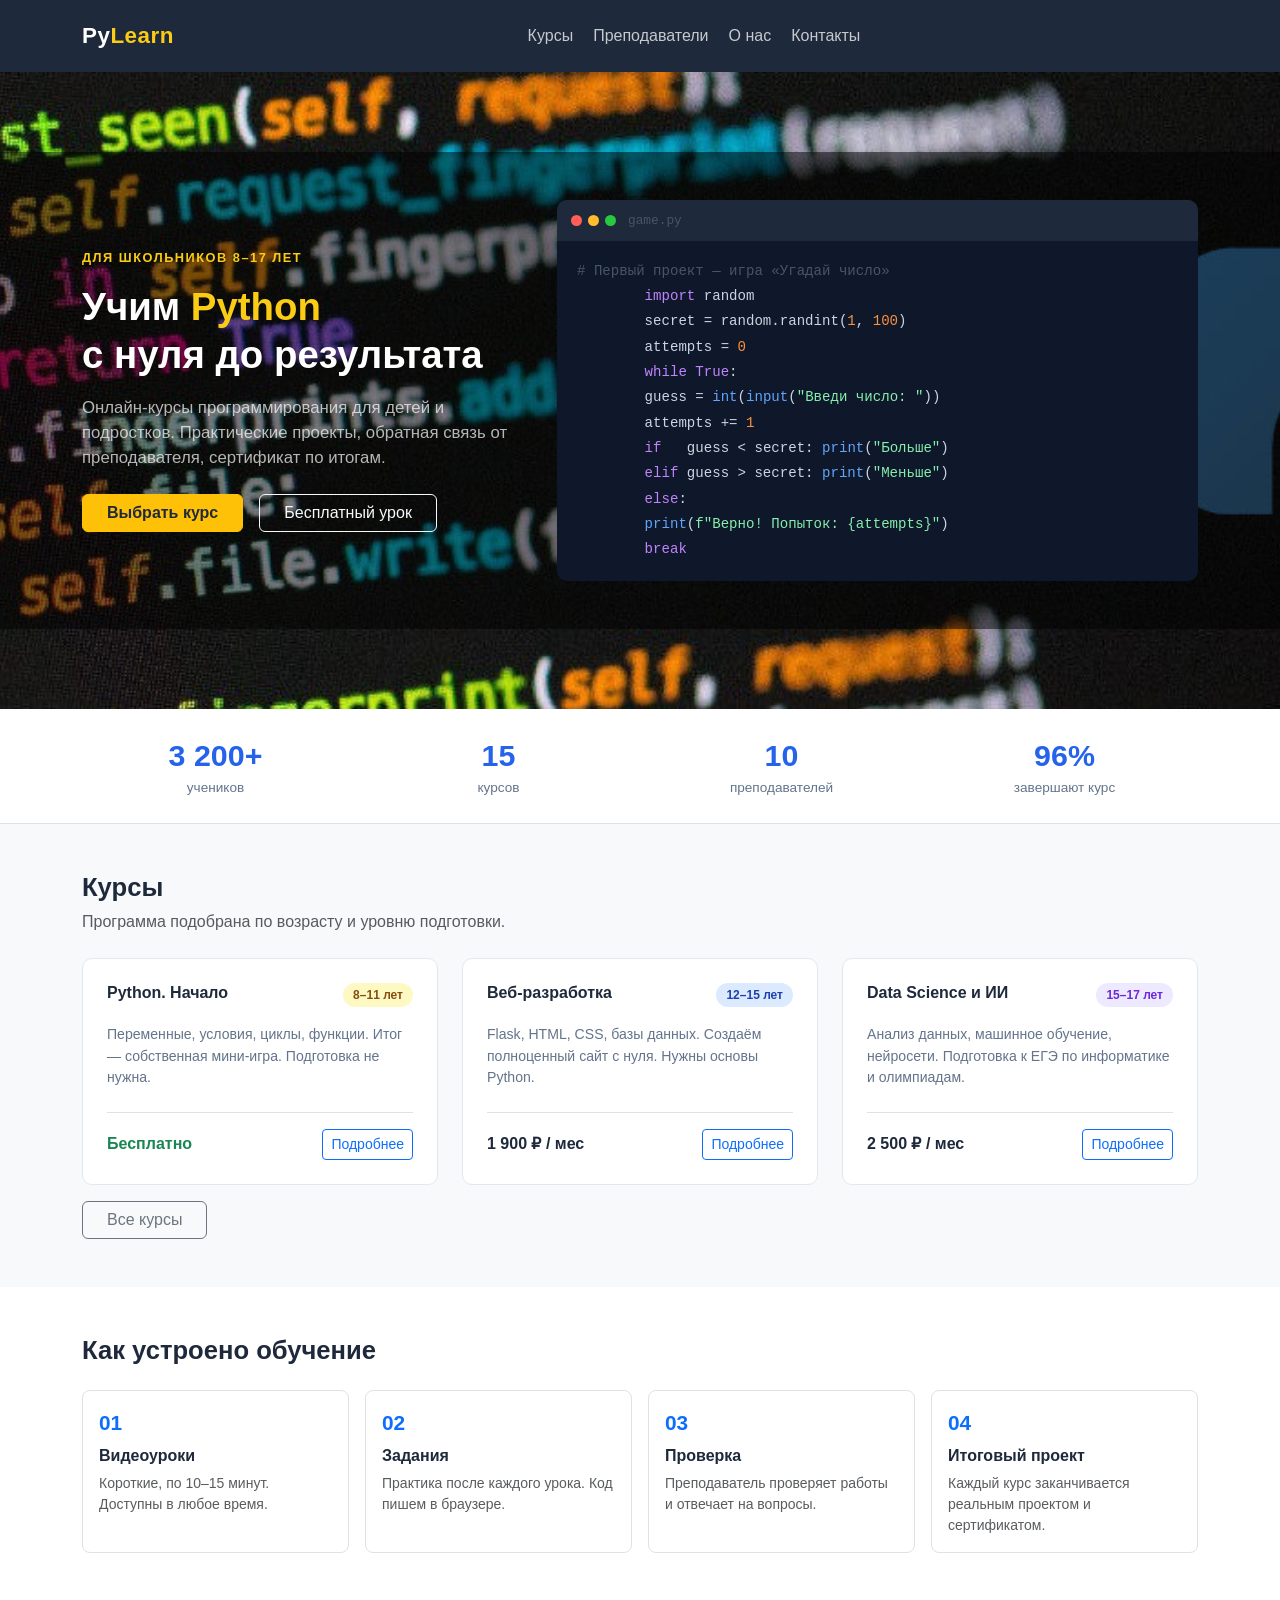
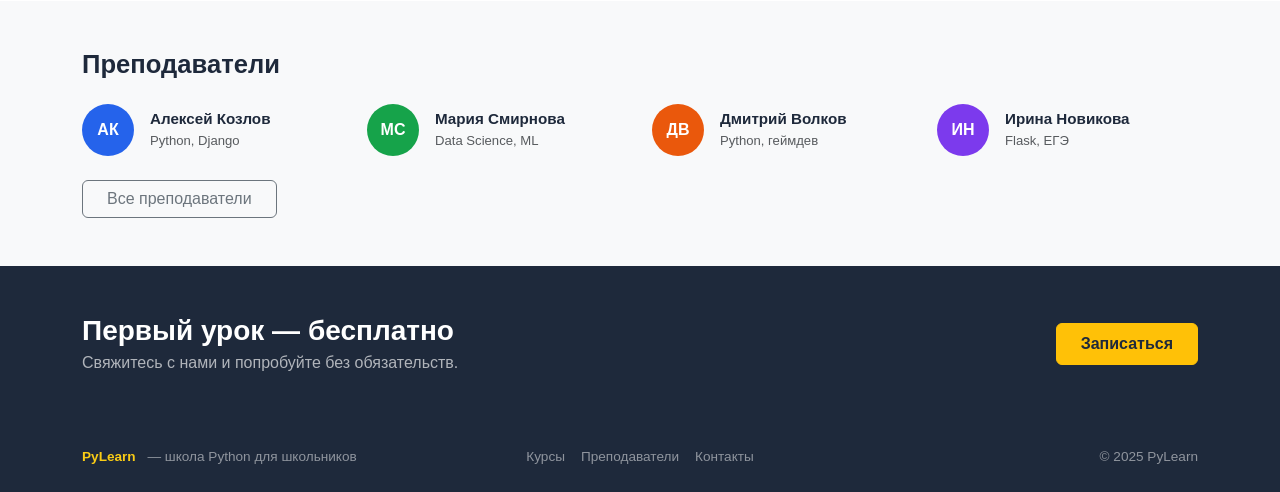
<file: index.html>
<!DOCTYPE html>
<html lang="ru">
<head>
    <meta charset="UTF-8">
    <meta name="viewport" content="width=device-width, initial-scale=1.0">
    <title>PyLearn — Онлайн-школа Python для школьников</title>
    <meta name="description" content="PyLearn — онлайн-школа программирования на Python для школьников 8–17 лет. Курсы с нуля, живые преподаватели, сертификат.">
    <meta name="keywords" content="python для детей, программирование для школьников, онлайн курсы python, обучение программированию">
    <meta name="author" content="PyLearn">
    <link rel="canonical" href="https://pylearn.ru/">
    <link rel="icon" type="image/png" href="favicon/favicon-96x96.png" sizes="96x96" />
    <link rel="icon" type="image/svg+xml" href="favicon/favicon.svg" />
    <link rel="shortcut icon" href="favicon/favicon.ico" />
    <link rel="apple-touch-icon" sizes="180x180" href="favicon/apple-touch-icon.png" />
    <link rel="manifest" href="favicon/site.webmanifest" />
    <link rel="stylesheet" href="bootstrap/css/bootstrap.min.css">
    <link rel="stylesheet" href="style.css">
</head>
<body>
<nav class="navbar navbar-expand-lg">
    <div class="container">
        <a class="navbar-brand" href="index.html">Py<span>Learn</span></a>
        <button class="navbar-toggler border-0" type="button" data-bs-toggle="collapse" data-bs-target="#nav">
            <span style="color:#fff;font-size:1.3rem">&#9776;</span>
        </button>
        <div class="collapse navbar-collapse" id="nav">
            <ul class="navbar-nav mx-auto gap-1">
                <li class="nav-item"><a class="nav-link" href="courses.html">Курсы</a></li>
                <li class="nav-item"><a class="nav-link" href="teachers.html">Преподаватели</a></li>
                <li class="nav-item"><a class="nav-link" href="about.html">О нас</a></li>
                <li class="nav-item"><a class="nav-link" href="contacts.php">Контакты</a></li>
            </ul>
        </div>
    </div>
</nav>
<section class="hero bg-image">
    <div class="bg-image-overlay py-5">
        <div class="container text-white">
            <div class="row align-items-center gy-5">
                <div class="col-lg-5">
                    <p class="text-uppercase fw-semibold mb-3" style="color:#facc15;font-size:.8rem;letter-spacing:1.5px">Для школьников 8–17 лет</p>
                    <h1>Учим <span>Python</span><br>с нуля до результата</h1>
                    <p class="mt-3 mb-4">Онлайн-курсы программирования для детей и подростков. Практические проекты, обратная связь от преподавателя, сертификат по итогам.</p>
                    <div class="d-flex gap-3 flex-wrap">
                        <a href="courses.html" class="btn btn-warning fw-bold px-4" style="color:#1e293b">Выбрать курс</a>
                        <a href="contacts.php" class="btn btn-outline-light px-4">Бесплатный урок</a>
                    </div>
                </div>
                <div class="col-lg-7">
                    <div class="terminal">
                        <div class="terminal-bar">
                            <div class="dot" style="background:#ff5f56"></div>
                            <div class="dot" style="background:#ffbd2e"></div>
                            <div class="dot" style="background:#27c93f"></div>
                            <span style="color:#475569;font-size:.8rem;margin-left:6px">game.py</span>
                        </div>
                        <div class="terminal-body"><span class="cm"># Первый проект — игра «Угадай число»</span>
        <span class="kw">import</span> random 
        secret = random.randint(<span class="num">1</span>, <span class="num">100</span>)
        attempts = <span class="num">0</span>
        <span class="kw">while</span> <span class="kw">True</span>:
        guess = <span class="fn">int</span>(<span class="fn">input</span>(<span class="st">"Введи число: "</span>))
        attempts += <span class="num">1</span>
        <span class="kw">if</span>   guess &lt; secret: <span class="fn">print</span>(<span class="st">"Больше"</span>)
        <span class="kw">elif</span> guess &gt; secret: <span class="fn">print</span>(<span class="st">"Меньше"</span>)
        <span class="kw">else</span>:
        <span class="fn">print</span>(<span class="st">f"Верно! Попыток: {attempts}"</span>)
        <span class="kw">break</span></div>
                    </div>
                </div>
            </div>
        </div>
    </div>
</section>
<div class="border-bottom bg-white py-4">
    <div class="container">
        <div class="row text-center g-3">
            <div class="col-6 col-md-3">
                <div class="stat-num">3 200+</div>
                <div class="stat-lbl">учеников</div>
            </div>
            <div class="col-6 col-md-3">
                <div class="stat-num">15</div>
                <div class="stat-lbl">курсов</div>
            </div>
            <div class="col-6 col-md-3">
                <div class="stat-num">10</div>
                <div class="stat-lbl">преподавателей</div>
            </div>
            <div class="col-6 col-md-3">
                <div class="stat-num">96%</div>
                <div class="stat-lbl">завершают курс</div>
            </div>
        </div>
    </div>
</div>
<section class="py-5 bg-light">
    <div class="container">
        <h2 class="fw-bold mb-2" style="font-size:1.6rem">Курсы</h2>
        <p class="text-muted mb-4">Программа подобрана по возрасту и уровню подготовки.</p>
        <div class="row g-4">
            <div class="col-md-4">
                <div class="course-card">
                    <div class="d-flex justify-content-between align-items-start mb-3">
                        <h5>Python. Начало</h5>
                        <span class="level-badge" style="background:#fef9c3;color:#854d0e">8–11 лет</span>
                    </div>
                    <p>Переменные, условия, циклы, функции. Итог — собственная мини-игра. Подготовка не нужна.</p>
                    <div class="mt-4 d-flex justify-content-between align-items-center border-top pt-3">
                        <span class="fw-bold text-success">Бесплатно</span>
                        <a href="courses.html" class="btn btn-sm btn-outline-primary">Подробнее</a>
                    </div>
                </div>
            </div>
            <div class="col-md-4">
                <div class="course-card">
                    <div class="d-flex justify-content-between align-items-start mb-3">
                        <h5>Веб-разработка</h5>
                        <span class="level-badge" style="background:#dbeafe;color:#1e40af">12–15 лет</span>
                    </div>
                    <p>Flask, HTML, CSS, базы данных. Создаём полноценный сайт с нуля. Нужны основы Python.</p>
                    <div class="mt-4 d-flex justify-content-between align-items-center border-top pt-3">
                        <span class="fw-bold">1 900 ₽ / мес</span>
                        <a href="courses.html" class="btn btn-sm btn-outline-primary">Подробнее</a>
                    </div>
                </div>
            </div>
            <div class="col-md-4">
                <div class="course-card">
                    <div class="d-flex justify-content-between align-items-start mb-3">
                        <h5>Data Science и ИИ</h5>
                        <span class="level-badge" style="background:#ede9fe;color:#6d28d9">15–17 лет</span>
                    </div>
                    <p>Анализ данных, машинное обучение, нейросети. Подготовка к ЕГЭ по информатике и олимпиадам.</p>
                    <div class="mt-4 d-flex justify-content-between align-items-center border-top pt-3">
                        <span class="fw-bold">2 500 ₽ / мес</span>
                        <a href="courses.html" class="btn btn-sm btn-outline-primary">Подробнее</a>
                    </div>
                </div>
            </div>
        </div>
        <div class="mt-3">
            <a href="courses.html" class="btn btn-outline-secondary px-4">Все курсы</a>
        </div>
    </div>
</section>
<section class="py-5 bg-white">
    <div class="container">
        <h2 class="fw-bold mb-4" style="font-size:1.6rem">Как устроено обучение</h2>
        <div class="row g-3">
            <div class="col-md-3 col-6">
                <div class="p-3 border rounded-3 h-100">
                    <div class="fw-bold text-primary mb-2" style="font-size:1.3rem">01</div>
                    <h6 class="fw-bold">Видеоуроки</h6>
                    <p class="text-muted small mb-0">Короткие, по 10–15 минут. Доступны в любое время.</p>
                </div>
            </div>
            <div class="col-md-3 col-6">
                <div class="p-3 border rounded-3 h-100">
                    <div class="fw-bold text-primary mb-2" style="font-size:1.3rem">02</div>
                    <h6 class="fw-bold">Задания</h6>
                    <p class="text-muted small mb-0">Практика после каждого урока. Код пишем в браузере.</p>
                </div>
            </div>
            <div class="col-md-3 col-6">
                <div class="p-3 border rounded-3 h-100">
                    <div class="fw-bold text-primary mb-2" style="font-size:1.3rem">03</div>
                    <h6 class="fw-bold">Проверка</h6>
                    <p class="text-muted small mb-0">Преподаватель проверяет работы и отвечает на вопросы.</p>
                </div>
            </div>
            <div class="col-md-3 col-6">
                <div class="p-3 border rounded-3 h-100">
                    <div class="fw-bold text-primary mb-2" style="font-size:1.3rem">04</div>
                    <h6 class="fw-bold">Итоговый проект</h6>
                    <p class="text-muted small mb-0">Каждый курс заканчивается реальным проектом и сертификатом.</p>
                </div>
            </div>
        </div>
    </div>
</section>
<section class="py-5 bg-light">
    <div class="container">
        <h2 class="fw-bold mb-4" style="font-size:1.6rem">Преподаватели</h2>
        <div class="row g-4">
            <div class="col-md-3 col-6">
                <div class="d-flex gap-3 align-items-center">
                    <div class="teacher-avatar" style="background:#2563eb">АК</div>
                    <div>
                        <div class="fw-bold" style="font-size:.95rem">Алексей Козлов</div>
                        <div class="text-muted" style="font-size:.82rem">Python, Django</div>
                    </div>
                </div>
            </div>
            <div class="col-md-3 col-6">
                <div class="d-flex gap-3 align-items-center">
                    <div class="teacher-avatar" style="background:#16a34a">МС</div>
                    <div>
                        <div class="fw-bold" style="font-size:.95rem">Мария Смирнова</div>
                        <div class="text-muted" style="font-size:.82rem">Data Science, ML</div>
                    </div>
                </div>
            </div>
            <div class="col-md-3 col-6">
                <div class="d-flex gap-3 align-items-center">
                    <div class="teacher-avatar" style="background:#ea580c">ДВ</div>
                    <div>
                        <div class="fw-bold" style="font-size:.95rem">Дмитрий Волков</div>
                        <div class="text-muted" style="font-size:.82rem">Python, геймдев</div>
                    </div>
                </div>
            </div>
            <div class="col-md-3 col-6">
                <div class="d-flex gap-3 align-items-center">
                    <div class="teacher-avatar" style="background:#7c3aed">ИН</div>
                    <div>
                        <div class="fw-bold" style="font-size:.95rem">Ирина Новикова</div>
                        <div class="text-muted" style="font-size:.82rem">Flask, ЕГЭ</div>
                    </div>
                </div>
            </div>
        </div>
        <div class="mt-4">
            <a href="teachers.html" class="btn btn-outline-secondary px-4">Все преподаватели</a>
        </div>
    </div>
</section>
<section class="py-5" style="background:var(--dark);color:#fff">
    <div class="container">
        <div class="row align-items-center gy-3">
            <div class="col-md-8">
                <h3 class="fw-bold mb-1">Первый урок — бесплатно</h3>
                <p class="mb-0" style="color:rgba(255,255,255,.65)">Свяжитесь с нами и попробуйте без обязательств.</p>
            </div>
            <div class="col-md-4 text-md-end">
                <a href="contacts.php" class="btn btn-warning fw-bold px-4 py-2" style="color:#1e293b">Записаться</a>
            </div>
        </div>
    </div>
</section>
<footer class="py-4">
    <div class="container">
        <div class="row align-items-center gy-2">
            <div class="col-md-4">
                <span class="footer-brand">PyLearn</span>
                <span class="ms-2">— школа Python для школьников</span>
            </div>
            <div class="col-md-4 text-md-center d-flex gap-3 justify-content-md-center flex-wrap">
                <a href="courses.html">Курсы</a>
                <a href="teachers.html">Преподаватели</a>
                <a href="contacts.php">Контакты</a>
            </div>
            <div class="col-md-4 text-md-end">© 2025 PyLearn</div>
        </div>
    </div>
</footer>

<script src="bootstrap/js/bootstrap.min.js"></script>
</body>
</html>
</file>
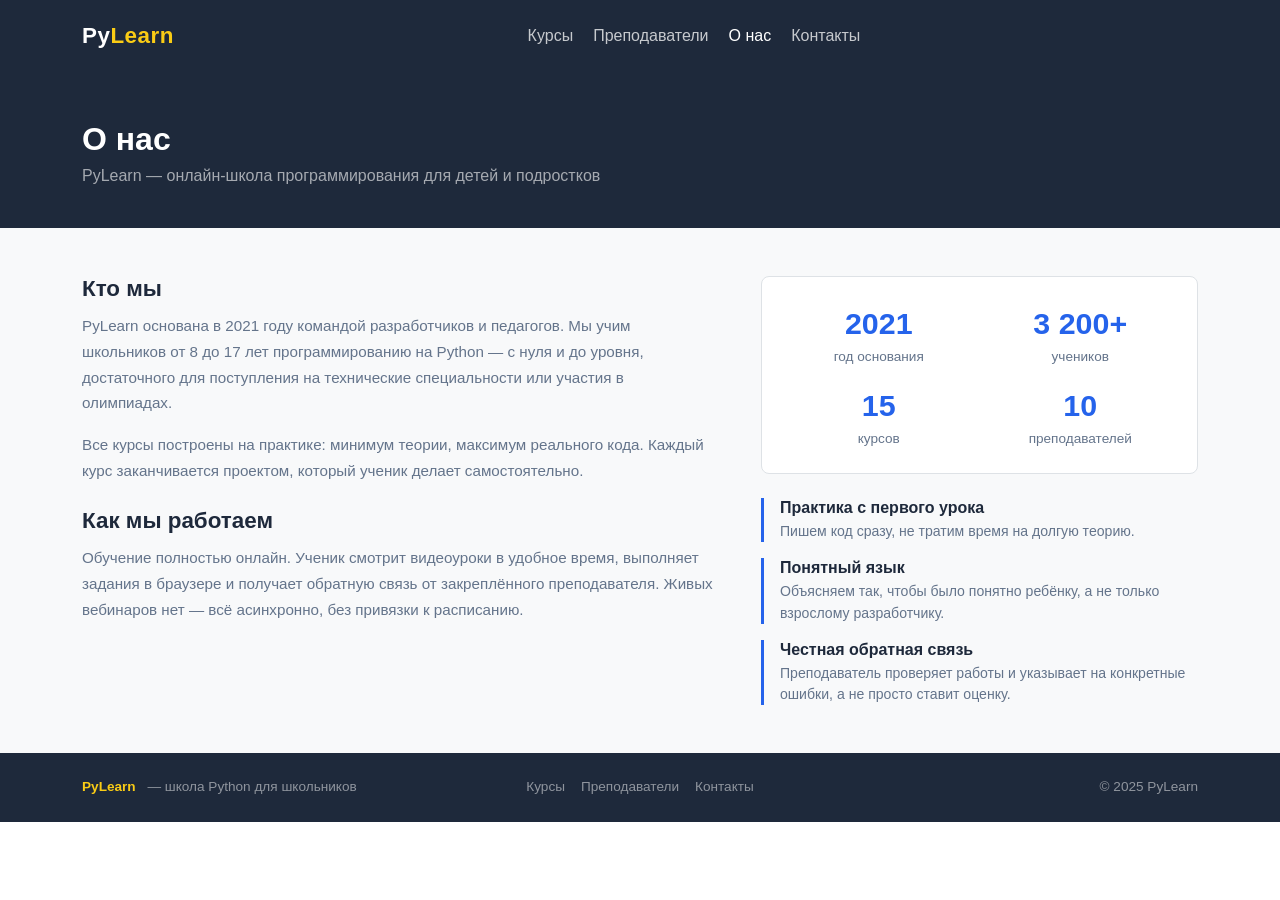
<file: about.html>
<!DOCTYPE html>
<html lang="ru">
<head>
    <meta charset="UTF-8">
    <meta name="viewport" content="width=device-width, initial-scale=1.0">
    <title>PyLearn — О нас</title>
    <meta name="description" content="PyLearn — онлайн-школа программирования на Python для школьников 8–17 лет. Курсы с нуля, живые преподаватели, сертификат.">
    <meta name="keywords" content="python для детей, программирование для школьников, онлайн курсы python, обучение программированию">
    <meta name="author" content="PyLearn">
    <link rel="canonical" href="https://pylearn.ru/about.html">
    <link rel="icon" type="image/png" href="favicon/favicon-96x96.png" sizes="96x96" />
    <link rel="icon" type="image/svg+xml" href="favicon/favicon.svg" />
    <link rel="shortcut icon" href="favicon/favicon.ico" />
    <link rel="apple-touch-icon" sizes="180x180" href="favicon/apple-touch-icon.png" />
    <link rel="manifest" href="favicon/site.webmanifest" />
    <link rel="stylesheet" href="bootstrap/css/bootstrap.min.css">
    <link rel="stylesheet" href="style.css">
</head>
<body>
<nav class="navbar navbar-expand-lg">
    <div class="container">
        <a class="navbar-brand" href="index.html">Py<span>Learn</span></a>
        <button class="navbar-toggler border-0" type="button" data-bs-toggle="collapse" data-bs-target="#nav">
            <span style="color:#fff;font-size:1.3rem">&#9776;</span>
        </button>
        <div class="collapse navbar-collapse" id="nav">
            <ul class="navbar-nav mx-auto gap-1">
                <li class="nav-item"><a class="nav-link" href="courses.html">Курсы</a></li>
                <li class="nav-item"><a class="nav-link" href="teachers.html">Преподаватели</a></li>
                <li class="nav-item"><a class="nav-link" style="color:#fff !important" href="about.html">О нас</a></li>
                <li class="nav-item"><a class="nav-link" href="contacts.php">Контакты</a></li>
            </ul>
        </div>
    </div>
</nav>
<div class="page-header">
    <div class="container">
        <h1>О нас</h1>
        <p>PyLearn — онлайн-школа программирования для детей и подростков</p>
    </div>
</div>
<section class="py-5 bg-light">
    <div class="container">
        <div class="row g-5">
            <div class="col-md-7 info-block">
                <h2>Кто мы</h2>
                <p>PyLearn основана в 2021 году командой разработчиков и педагогов. Мы учим школьников от 8 до 17 лет программированию на Python — с нуля и до уровня, достаточного для поступления на технические специальности или участия в олимпиадах.</p>
                <p>Все курсы построены на практике: минимум теории, максимум реального кода. Каждый курс заканчивается проектом, который ученик делает самостоятельно.</p>
                <h2 class="mt-4">Как мы работаем</h2>
                <p>Обучение полностью онлайн. Ученик смотрит видеоуроки в удобное время, выполняет задания в браузере и получает обратную связь от закреплённого преподавателя. Живых вебинаров нет — всё асинхронно, без привязки к расписанию.</p>
            </div>
            <div class="col-md-5">
                <div class="bg-white border rounded-3 p-4 mb-4">
                    <div class="row text-center g-3">
                        <div class="col-6">
                            <div class="stat-num">2021</div>
                            <div class="stat-lbl">год основания</div>
                        </div>
                        <div class="col-6">
                            <div class="stat-num">3 200+</div>
                            <div class="stat-lbl">учеников</div>
                        </div>
                        <div class="col-6">
                            <div class="stat-num">15</div>
                            <div class="stat-lbl">курсов</div>
                        </div>
                        <div class="col-6">
                            <div class="stat-num">10</div>
                            <div class="stat-lbl">преподавателей</div>
                        </div>
                    </div>
                </div>
                <div class="d-flex flex-column gap-3">
                    <div class="value-item">
                        <h6>Практика с первого урока</h6>
                        <p>Пишем код сразу, не тратим время на долгую теорию.</p>
                    </div>
                    <div class="value-item">
                        <h6>Понятный язык</h6>
                        <p>Объясняем так, чтобы было понятно ребёнку, а не только взрослому разработчику.</p>
                    </div>
                    <div class="value-item">
                        <h6>Честная обратная связь</h6>
                        <p>Преподаватель проверяет работы и указывает на конкретные ошибки, а не просто ставит оценку.</p>
                    </div>
                </div>
            </div>
        </div>
    </div>
</section>
<footer class="py-4">
    <div class="container">
        <div class="row align-items-center gy-2">
            <div class="col-md-4">
                <span class="footer-brand">PyLearn</span>
                <span class="ms-2">— школа Python для школьников</span>
            </div>
            <div class="col-md-4 text-md-center d-flex gap-3 justify-content-md-center flex-wrap">
                <a href="courses.html">Курсы</a>
                <a href="teachers.html">Преподаватели</a>
                <a href="contacts.php">Контакты</a>
            </div>
            <div class="col-md-4 text-md-end">© 2025 PyLearn</div>
        </div>
    </div>
</footer>
<script src="bootstrap/js/bootstrap.min.js"></script>
</body>
</html>
</file>
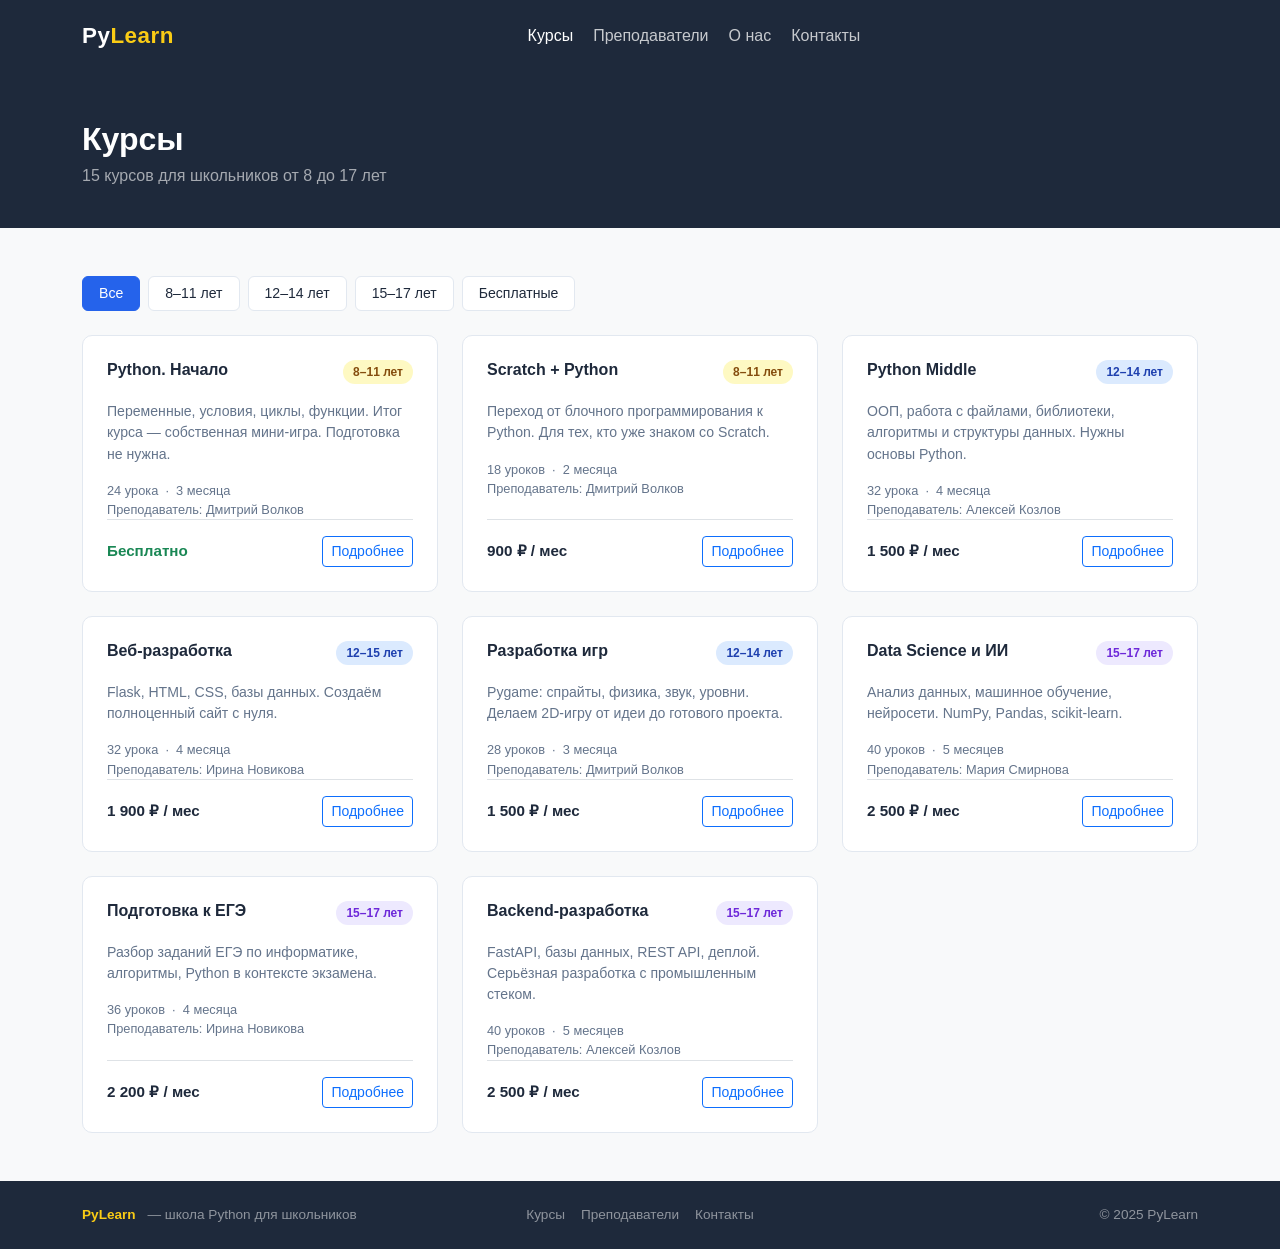
<file: courses.html>
<!DOCTYPE html>
<html lang="ru">
<head>
    <meta charset="UTF-8">
    <meta name="viewport" content="width=device-width, initial-scale=1.0">
    <title>PyLearn — Курсы</title>
    <meta name="description" content="PyLearn — онлайн-школа программирования на Python для школьников 8–17 лет. Курсы с нуля, живые преподаватели, сертификат.">
    <meta name="keywords" content="python для детей, программирование для школьников, онлайн курсы python, обучение программированию">
    <meta name="author" content="PyLearn">
    <link rel="canonical" href="https://pylearn.ru/courses.html">
    <link rel="icon" type="image/png" href="favicon/favicon-96x96.png" sizes="96x96" />
    <link rel="icon" type="image/svg+xml" href="favicon/favicon.svg" />
    <link rel="shortcut icon" href="favicon/favicon.ico" />
    <link rel="apple-touch-icon" sizes="180x180" href="favicon/apple-touch-icon.png" />
    <link rel="manifest" href="favicon/site.webmanifest" />
    <link rel="stylesheet" href="bootstrap/css/bootstrap.min.css">
    <link rel="stylesheet" href="style.css">
</head>
<body>
<nav class="navbar navbar-expand-lg">
    <div class="container">
        <a class="navbar-brand" href="index.html">Py<span>Learn</span></a>
        <button class="navbar-toggler border-0" type="button" data-bs-toggle="collapse" data-bs-target="#nav">
            <span style="color:#fff;font-size:1.3rem">&#9776;</span>
        </button>
        <div class="collapse navbar-collapse" id="nav">
            <ul class="navbar-nav mx-auto gap-1">
                <li class="nav-item"><a class="nav-link active" style="color:#fff !important" href="courses.html">Курсы</a></li>
                <li class="nav-item"><a class="nav-link" href="teachers.html">Преподаватели</a></li>
                <li class="nav-item"><a class="nav-link" href="about.html">О нас</a></li>
                <li class="nav-item"><a class="nav-link" href="contacts.php">Контакты</a></li>
            </ul>
        </div>
    </div>
</nav>
<div class="page-header">
    <div class="container">
        <h1>Курсы</h1>
        <p>15 курсов для школьников от 8 до 17 лет</p>
    </div>
</div>
<section class="py-5 bg-light">
    <div class="container">
        <div class="d-flex flex-wrap gap-2 mb-4">
            <button class="filter-btn active" data-filter="all">Все</button>
            <button class="filter-btn" data-filter="8-11">8–11 лет</button>
            <button class="filter-btn" data-filter="12-14">12–14 лет</button>
            <button class="filter-btn" data-filter="15-17">15–17 лет</button>
            <button class="filter-btn" data-filter="free">Бесплатные</button>
        </div>
        <div class="row g-4" id="courseGrid">
            <div class="col-md-4" data-age="8-11" data-free="true">
                <div class="course-card d-flex flex-column">
                    <div class="d-flex justify-content-between align-items-start mb-3">
                        <h5>Python. Начало</h5>
                        <span class="level-badge" style="background:#fef9c3;color:#854d0e">8–11 лет</span>
                    </div>
                    <p>Переменные, условия, циклы, функции. Итог курса — собственная мини-игра. Подготовка не нужна.</p>
                    <ul class="list-unstyled course-meta mt-3 mb-0">
                        <li>24 урока &nbsp;&middot;&nbsp; 3 месяца</li>
                        <li>Преподаватель: Дмитрий Волков</li>
                    </ul>
                    <div class="mt-auto d-flex justify-content-between align-items-center border-top pt-3 mt-3">
                        <span class="price text-success">Бесплатно</span>
                        <a href="#" class="btn btn-sm btn-outline-primary">Подробнее</a>
                    </div>
                </div>
            </div>
            <div class="col-md-4" data-age="8-11">
                <div class="course-card d-flex flex-column">
                    <div class="d-flex justify-content-between align-items-start mb-3">
                        <h5>Scratch + Python</h5>
                        <span class="level-badge" style="background:#fef9c3;color:#854d0e">8–11 лет</span>
                    </div>
                    <p>Переход от блочного программирования к Python. Для тех, кто уже знаком со Scratch.</p>
                    <ul class="list-unstyled course-meta mt-3 mb-0">
                        <li>18 уроков &nbsp;&middot;&nbsp; 2 месяца</li>
                        <li>Преподаватель: Дмитрий Волков</li>
                    </ul>
                    <div class="mt-auto d-flex justify-content-between align-items-center border-top pt-3 mt-3">
                        <span class="price">900 ₽ / мес</span>
                        <a href="#" class="btn btn-sm btn-outline-primary">Подробнее</a>
                    </div>
                </div>
            </div>
            <div class="col-md-4" data-age="12-14">
                <div class="course-card d-flex flex-column">
                    <div class="d-flex justify-content-between align-items-start mb-3">
                        <h5>Python Middle</h5>
                        <span class="level-badge" style="background:#dbeafe;color:#1e40af">12–14 лет</span>
                    </div>
                    <p>ООП, работа с файлами, библиотеки, алгоритмы и структуры данных. Нужны основы Python.</p>
                    <ul class="list-unstyled course-meta mt-3 mb-0">
                        <li>32 урока &nbsp;&middot;&nbsp; 4 месяца</li>
                        <li>Преподаватель: Алексей Козлов</li>
                    </ul>
                    <div class="mt-auto d-flex justify-content-between align-items-center border-top pt-3 mt-3">
                        <span class="price">1 500 ₽ / мес</span>
                        <a href="#" class="btn btn-sm btn-outline-primary">Подробнее</a>
                    </div>
                </div>
            </div>
            <div class="col-md-4" data-age="12-14">
                <div class="course-card d-flex flex-column">
                    <div class="d-flex justify-content-between align-items-start mb-3">
                        <h5>Веб-разработка</h5>
                        <span class="level-badge" style="background:#dbeafe;color:#1e40af">12–15 лет</span>
                    </div>
                    <p>Flask, HTML, CSS, базы данных. Создаём полноценный сайт с нуля.</p>
                    <ul class="list-unstyled course-meta mt-3 mb-0">
                        <li>32 урока &nbsp;&middot;&nbsp; 4 месяца</li>
                        <li>Преподаватель: Ирина Новикова</li>
                    </ul>
                    <div class="mt-auto d-flex justify-content-between align-items-center border-top pt-3 mt-3">
                        <span class="price">1 900 ₽ / мес</span>
                        <a href="#" class="btn btn-sm btn-outline-primary">Подробнее</a>
                    </div>
                </div>
            </div>
            <div class="col-md-4" data-age="12-14">
                <div class="course-card d-flex flex-column">
                    <div class="d-flex justify-content-between align-items-start mb-3">
                        <h5>Разработка игр</h5>
                        <span class="level-badge" style="background:#dbeafe;color:#1e40af">12–14 лет</span>
                    </div>
                    <p>Pygame: спрайты, физика, звук, уровни. Делаем 2D-игру от идеи до готового проекта.</p>
                    <ul class="list-unstyled course-meta mt-3 mb-0">
                        <li>28 уроков &nbsp;&middot;&nbsp; 3 месяца</li>
                        <li>Преподаватель: Дмитрий Волков</li>
                    </ul>
                    <div class="mt-auto d-flex justify-content-between align-items-center border-top pt-3 mt-3">
                        <span class="price">1 500 ₽ / мес</span>
                        <a href="#" class="btn btn-sm btn-outline-primary">Подробнее</a>
                    </div>
                </div>
            </div>
            <div class="col-md-4" data-age="15-17">
                <div class="course-card d-flex flex-column">
                    <div class="d-flex justify-content-between align-items-start mb-3">
                        <h5>Data Science и ИИ</h5>
                        <span class="level-badge" style="background:#ede9fe;color:#6d28d9">15–17 лет</span>
                    </div>
                    <p>Анализ данных, машинное обучение, нейросети. NumPy, Pandas, scikit-learn.</p>
                    <ul class="list-unstyled course-meta mt-3 mb-0">
                        <li>40 уроков &nbsp;&middot;&nbsp; 5 месяцев</li>
                        <li>Преподаватель: Мария Смирнова</li>
                    </ul>
                    <div class="mt-auto d-flex justify-content-between align-items-center border-top pt-3 mt-3">
                        <span class="price">2 500 ₽ / мес</span>
                        <a href="#" class="btn btn-sm btn-outline-primary">Подробнее</a>
                    </div>
                </div>
            </div>
            <div class="col-md-4" data-age="15-17">
                <div class="course-card d-flex flex-column">
                    <div class="d-flex justify-content-between align-items-start mb-3">
                        <h5>Подготовка к ЕГЭ</h5>
                        <span class="level-badge" style="background:#ede9fe;color:#6d28d9">15–17 лет</span>
                    </div>
                    <p>Разбор заданий ЕГЭ по информатике, алгоритмы, Python в контексте экзамена.</p>
                    <ul class="list-unstyled course-meta mt-3 mb-0">
                        <li>36 уроков &nbsp;&middot;&nbsp; 4 месяца</li>
                        <li>Преподаватель: Ирина Новикова</li>
                    </ul>
                    <div class="mt-auto d-flex justify-content-between align-items-center border-top pt-3 mt-3">
                        <span class="price">2 200 ₽ / мес</span>
                        <a href="#" class="btn btn-sm btn-outline-primary">Подробнее</a>
                    </div>
                </div>
            </div>
            <div class="col-md-4" data-age="15-17">
                <div class="course-card d-flex flex-column">
                    <div class="d-flex justify-content-between align-items-start mb-3">
                        <h5>Backend-разработка</h5>
                        <span class="level-badge" style="background:#ede9fe;color:#6d28d9">15–17 лет</span>
                    </div>
                    <p>FastAPI, базы данных, REST API, деплой. Серьёзная разработка с промышленным стеком.</p>
                    <ul class="list-unstyled course-meta mt-3 mb-0">
                        <li>40 уроков &nbsp;&middot;&nbsp; 5 месяцев</li>
                        <li>Преподаватель: Алексей Козлов</li>
                    </ul>
                    <div class="mt-auto d-flex justify-content-between align-items-center border-top pt-3 mt-3">
                        <span class="price">2 500 ₽ / мес</span>
                        <a href="#" class="btn btn-sm btn-outline-primary">Подробнее</a>
                    </div>
                </div>
            </div>
        </div>
    </div>
</section>
<footer class="py-4">
    <div class="container">
        <div class="row align-items-center gy-2">
            <div class="col-md-4">
                <span class="footer-brand">PyLearn</span>
                <span class="ms-2">— школа Python для школьников</span>
            </div>
            <div class="col-md-4 text-md-center d-flex gap-3 justify-content-md-center flex-wrap">
                <a href="courses.html">Курсы</a>
                <a href="teachers.html">Преподаватели</a>
                <a href="contacts.php">Контакты</a>
            </div>
            <div class="col-md-4 text-md-end">© 2025 PyLearn</div>
        </div>
    </div>
</footer>
<script src="bootstrap/js/bootstrap.min.js"></script>
<script>
    const btns = document.querySelectorAll('.filter-btn');
    const cards = document.querySelectorAll('#courseGrid .col-md-4');

    btns.forEach(btn => {
        btn.addEventListener('click', () => {
            btns.forEach(b => b.classList.remove('active'));
            btn.classList.add('active');

            const filter = btn.dataset.filter;
            cards.forEach(card => {
                const age  = card.dataset.age;
                const free = card.dataset.free;
                const show = filter === 'all'
                    || filter === age
                    || (filter === 'free' && free === 'true');
                card.style.display = show ? '' : 'none';
            });
        });
    });
</script>
</body>
</html>
</file>
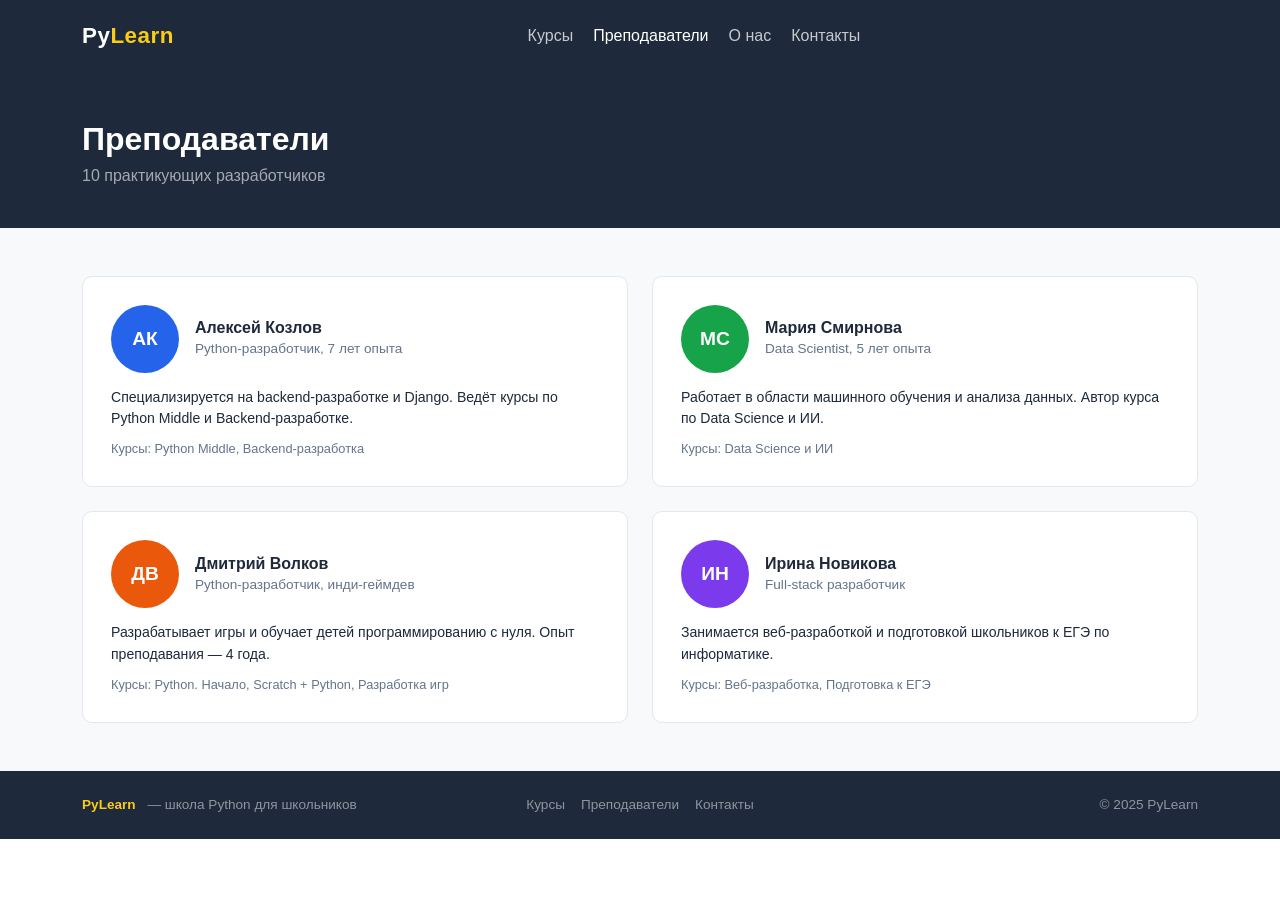
<file: teachers.html>
<!DOCTYPE html>
<html lang="ru">
<head>
    <meta charset="UTF-8">
    <meta name="viewport" content="width=device-width, initial-scale=1.0">
    <title>PyLearn — Преподаватели</title>
    <meta name="description" content="PyLearn — онлайн-школа программирования на Python для школьников 8–17 лет. Курсы с нуля, живые преподаватели, сертификат.">
    <meta name="keywords" content="python для детей, программирование для школьников, онлайн курсы python, обучение программированию">
    <meta name="author" content="PyLearn">
    <link rel="canonical" href="https://pylearn.ru/teachers.html">
    <link rel="icon" type="image/png" href="favicon/favicon-96x96.png" sizes="96x96" />
    <link rel="icon" type="image/svg+xml" href="favicon/favicon.svg" />
    <link rel="shortcut icon" href="favicon/favicon.ico" />
    <link rel="apple-touch-icon" sizes="180x180" href="favicon/apple-touch-icon.png" />
    <link rel="manifest" href="favicon/site.webmanifest" />
    <link rel="stylesheet" href="bootstrap/css/bootstrap.min.css">
    <link rel="stylesheet" href="style.css">
</head>
<body>
<nav class="navbar navbar-expand-lg">
    <div class="container">
        <a class="navbar-brand" href="index.html">Py<span>Learn</span></a>
        <button class="navbar-toggler border-0" type="button" data-bs-toggle="collapse" data-bs-target="#nav">
            <span style="color:#fff;font-size:1.3rem">&#9776;</span>
        </button>
        <div class="collapse navbar-collapse" id="nav">
            <ul class="navbar-nav mx-auto gap-1">
                <li class="nav-item"><a class="nav-link" href="courses.html">Курсы</a></li>
                <li class="nav-item"><a class="nav-link" style="color:#fff !important" href="teachers.html">Преподаватели</a></li>
                <li class="nav-item"><a class="nav-link" href="about.html">О нас</a></li>
                <li class="nav-item"><a class="nav-link" href="contacts.php">Контакты</a></li>
            </ul>
        </div>
    </div>
</nav>
<div class="page-header">
    <div class="container">
        <h1>Преподаватели</h1>
        <p>10 практикующих разработчиков</p>
    </div>
</div>
<section class="py-5 bg-light">
    <div class="container">
        <div class="row g-4">
            <div class="col-md-6">
                <div class="teacher-card">
                    <div class="d-flex gap-3 align-items-center">
                        <div class="teacher-avatar-lg" style="background:#2563eb">АК</div>
                        <div>
                            <h5>Алексей Козлов</h5>
                            <div class="role">Python-разработчик, 7 лет опыта</div>
                        </div>
                    </div>
                    <p class="desc">Специализируется на backend-разработке и Django. Ведёт курсы по Python Middle и Backend-разработке.</p>
                    <div class="teacher-courses">Курсы: Python Middle, Backend-разработка</div>
                </div>
            </div>
            <div class="col-md-6">
                <div class="teacher-card">
                    <div class="d-flex gap-3 align-items-center">
                        <div class="teacher-avatar-lg" style="background:#16a34a">МС</div>
                        <div>
                            <h5>Мария Смирнова</h5>
                            <div class="role">Data Scientist, 5 лет опыта</div>
                        </div>
                    </div>
                    <p class="desc">Работает в области машинного обучения и анализа данных. Автор курса по Data Science и ИИ.</p>
                    <div class="teacher-courses">Курсы: Data Science и ИИ</div>
                </div>
            </div>
            <div class="col-md-6">
                <div class="teacher-card">
                    <div class="d-flex gap-3 align-items-center">
                        <div class="teacher-avatar-lg" style="background:#ea580c">ДВ</div>
                        <div>
                            <h5>Дмитрий Волков</h5>
                            <div class="role">Python-разработчик, инди-геймдев</div>
                        </div>
                    </div>
                    <p class="desc">Разрабатывает игры и обучает детей программированию с нуля. Опыт преподавания — 4 года.</p>
                    <div class="teacher-courses">Курсы: Python. Начало, Scratch + Python, Разработка игр</div>
                </div>
            </div>
            <div class="col-md-6">
                <div class="teacher-card">
                    <div class="d-flex gap-3 align-items-center">
                        <div class="teacher-avatar-lg" style="background:#7c3aed">ИН</div>
                        <div>
                            <h5>Ирина Новикова</h5>
                            <div class="role">Full-stack разработчик</div>
                        </div>
                    </div>
                    <p class="desc">Занимается веб-разработкой и подготовкой школьников к ЕГЭ по информатике.</p>
                    <div class="teacher-courses">Курсы: Веб-разработка, Подготовка к ЕГЭ</div>
                </div>
            </div>
        </div>
    </div>
</section>
<footer class="py-4">
    <div class="container">
        <div class="row align-items-center gy-2">
            <div class="col-md-4">
                <span class="footer-brand">PyLearn</span>
                <span class="ms-2">— школа Python для школьников</span>
            </div>
            <div class="col-md-4 text-md-center d-flex gap-3 justify-content-md-center flex-wrap">
                <a href="courses.html">Курсы</a>
                <a href="teachers.html">Преподаватели</a>
                <a href="contacts.php">Контакты</a>
            </div>
            <div class="col-md-4 text-md-end">© 2025 PyLearn</div>
        </div>
    </div>
</footer>
<script src="bootstrap/js/bootstrap.min.js"></script>
</body>
</html>
</file>
<file: style.css>
:root {
    --blue: #2563eb;
    --dark: #1e293b;
    --muted: #64748b;
    --border: #e2e8f0;
}
body {
    font-family: 'Segoe UI', sans-serif; 
    color: var(--dark);
}
.navbar {
    background: var(--dark); padding: 14px 0;
}
.navbar-brand {
    font-weight: 800;
    font-size: 1.4rem;
    color: #fff !important;
    letter-spacing: .5px;
}
.navbar-brand span {
    color: #facc15;
}
.nav-link {
    color: rgba(255,255,255,.75) !important;
    font-weight: 500;
}
.nav-link:hover {
    color: #fff !important;
}
.hero {
    background: var(--dark);
    color: #fff;
    padding: 80px 0;
}
.hero h1 {
    font-size: 2.4rem;
    font-weight: 800;
    line-height: 1.25;
}
.hero h1 span {
    color: #facc15;
}
.hero p {
    color: rgba(255,255,255,.7);
    font-size: 1.05rem;
    max-width: 460px;
}
.terminal {
    background: #0f172a;
    text-align: left;
    border-radius: 10px;
    font-family: 'Courier New', monospace;
    font-size: .88rem;
    line-height: 1.8; color: #cbd5e1;
    overflow: hidden;
}
.terminal-bar {
    background: #1e293b;
    padding: 9px 14px;
    display: flex;
    gap: 6px;
    align-items: center;
}
.dot {
    width: 11px;
    height: 11px;
    border-radius: 50%;
}
.terminal-body {
    padding: 18px 20px;
    white-space: pre-wrap;
    text-indent: 0;
}
.kw {
    color: #c084fc;
}
.fn {
    color: #60a5fa;
}
.st {
    color: #86efac;
}
.cm {
    color: #475569;
}
.num {
    color: #fb923c;
}
.stat-num {
    font-size: 1.9rem;
    font-weight: 800;
    color: var(--blue);
}
.stat-lbl {
    font-size: .85rem;
    color: var(--muted);
}
.course-card {
    border: 1px solid var(--border); border-radius: 10px;
    padding: 24px; background: #fff; height: 100%;
    transition: box-shadow .2s;
}
.course-card:hover {
    box-shadow: 0 6px 20px rgba(0,0,0,.08);
}
.course-card h5 { 
    font-weight: 700; 
    font-size: 1rem; 
    margin-bottom: 6px;
}
.course-card p { 
    font-size: .88rem; 
    color: var(--muted); 
    margin: 0;
}
.level-badge { 
    font-size: .75rem; 
    font-weight: 600; 
    padding: 3px 10px; 
    border-radius: 50px;
}
.teacher-avatar {
    width: 52px; height: 52px; border-radius: 50%;
    background: var(--blue); color: #fff;
    font-weight: 700; font-size: 1rem;
    display: flex; align-items: center; justify-content: center;
    flex-shrink: 0;
}
footer {
    background: var(--dark);
    color: rgba(255,255,255,.5); 
    font-size: .85rem;
}
footer a {
    color: rgba(255,255,255,.5); 
    text-decoration: none;
}
footer a:hover {
    color: #fff;
}
.footer-brand {
    color: #facc15; font-weight: 800;
}
.page-header {
    background: var(--dark);
    color: #fff;
    padding: 48px 0 40px;
}
.page-header h1 {
    font-size: 2rem;
    font-weight: 800;
    margin-bottom: 6px;
}
.page-header p {
    color: rgba(255,255,255,.6);
    margin: 0;
}
.filter-btn {
    border: 1px solid var(--border);
    background: #fff;
    color: var(--dark);
    border-radius: 6px;
    padding: 6px 16px;
    font-size: .88rem;
    font-weight: 500;
    cursor: pointer;
    transition: border-color .15s, background .15s;
}
.filter-btn:hover,.filter-btn.active {
    border-color: var(--blue);
    background: var(--blue);
    color: #fff;
}
.course-card .course-meta {
    font-size: .8rem;
    color: var(--muted);
}
.course-card .price {
    font-weight: 700;
    font-size: .95rem;
}
.teacher-card {
    border: 1px solid var(--border);
    border-radius: 10px;
    background: #fff;
    padding: 28px;
    transition: box-shadow .2s;
}
.teacher-card:hover { 
    box-shadow: 0 6px 20px rgba(0,0,0,.08); 
}
.teacher-avatar-lg {
    width: 68px; 
    height: 68px; 
    border-radius: 50%;
    color: #fff;
    font-weight: 700; 
    font-size: 1.2rem;
    display: flex; 
    align-items: center; 
    justify-content: center;
    flex-shrink: 0;
}
.teacher-card h5 { 
    font-weight: 700; 
    font-size: 1rem; 
    margin-bottom: 2px; 
}
.teacher-card .role { 
    font-size: .85rem; 
    color: var(--muted); 
}
.teacher-card .desc { 
    font-size: .88rem; 
    color: var(--dark); 
    margin-top: 14px; 
    margin-bottom: 0; 
}
.teacher-courses { 
    font-size: .8rem; 
    color: var(--muted); 
    margin-top: 10px; 
}
.info-block h2 { 
    font-size: 1.4rem;
    font-weight: 700;
    margin-bottom: 10px;
}
.info-block p {
    color: var(--muted);
    font-size: .95rem;
    line-height: 1.7;
}
.value-item { 
    border-left: 3px solid var(--blue);
    padding-left: 16px;
}
.value-item h6 { 
    font-weight: 700;
    margin-bottom: 4px;
}
.value-item p {
    font-size: .88rem;
    color: var(--muted);
    margin: 0;
}
.contact-item h6 { 
    font-weight: 700; 
    margin-bottom: 2px; 
}
.contact-item p  { 
    font-size: .9rem; 
    color: var(--muted); 
    margin: 0; 
}
.bg-image {
    background-image: url('img/BgIndex.jpg');
    background-size: cover;
    background-position: center;
    background-repeat: no-repeat;
    width: 100%;
}
.bg-image-overlay {
    background: rgba(0, 0, 0, 0.5);
    height: 100%;
}
</file>
